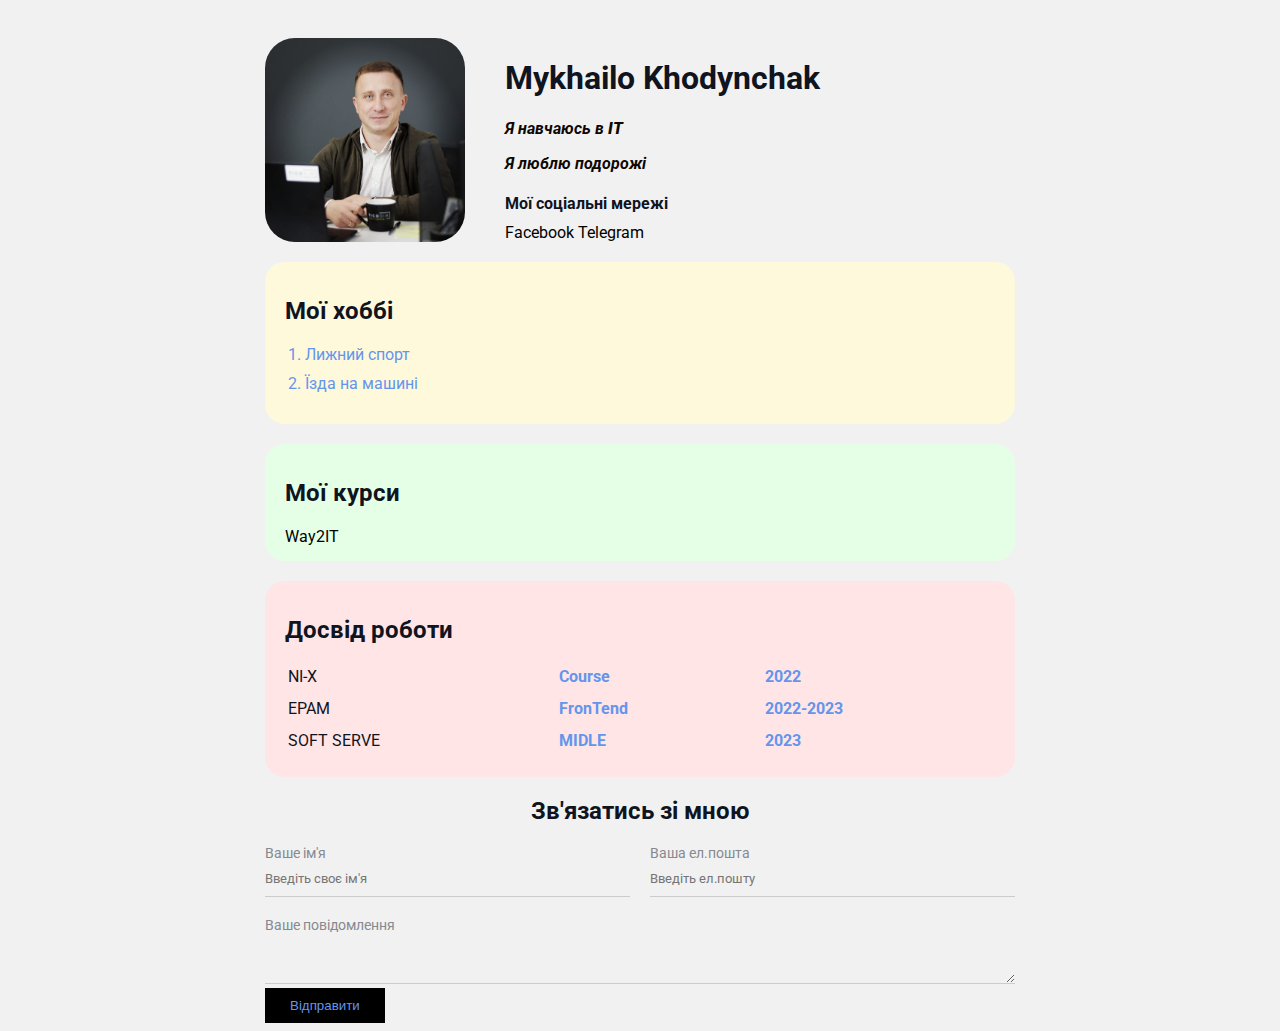
<file: index.html>
<!DOCTYPE html>
<html lang="en">
<head>
    <meta charset="UTF-8">
    <title>Maik CV</title>
   <link rel="stylesheet" href="styles.css">
</head>
<body>
    <div class="container">
    <div class="info">
        <img src="avatar.jpg" class="avatar">

        <div class="info-text">
        <h1>Mykhailo Khodynchak</h1>
        <p>Я навчаюсь в <strong>ІТ</strong></p>
        <p>Я люблю  подорожі</p>

        <h4>Мої соціальні мережі</h4>

        <a href="https://www.facebook.com/mykhailo.khodynchak" target="_blank">Facebook</a>
        <a href="https://t.me/Mykhailo_10" target="_blank">Telegram</a>
    </div>
    </div>
<div class="card bg-yellow">
    <h2>Мої хоббі</h2>
    <ol class="list">
        <li>Лижний спорт</li>
        <li>Їзда на машині</li>
    </ol>
</div>
<div class="card bg-green">  
<h2>Мої курси</h2>
    <a href="https://github.com/orgs/Way2IT/teams/general" target="black">Way2IT</a>
</div>  
<div class="card bg-red">
    <h2>Досвід роботи</h2>
 <table class="table">
        <tr>
            <td>NI-X</td>
            <td>Course</td>
            <td>2022</td>
         </tr>
        <tr>
            <td>EPAM</td>
            <td>FronTend</td>
            <td>2022-2023</td>
        </tr>
        <tr>
            <td>SOFT SERVE</td>
            <td>MIDLE</td>
            <td>2023</td>
        </tr>
 </table>
</div>
<div class="contact">
<h2>Зв'язатись зі мною</h2>
<form action="/Practic/avatar.jpg">
    <div class="row">
        <div class="form-group">
    <label for="name">Ваше ім'я</label>
    <input type="text" id="name"
    placeholder="Введіть своє ім'я">
</div>

    <div class="form-group">
    <label for="email">Ваша ел.пошта</label>
    <input type="text" id="email"
    placeholder="Введіть ел.пошту ">
    </div>
    </div>
    
    <div class="form-group">
    <label for="text">Ваше повідомлення</label>

    <textarea id="text" rows="2" cols="15"></textarea>
    </div>

    <input class="btn" type="submit" value="Відправити">
</form>

</div>

<div class="position">

    <div class="box"></div>
</div>

</div>
</body>
</html>
</file>
<file: styles.css>
@import url('https://fonts.googleapis.com/css2?family=Roboto:ital,wght@1,300&display=swap');
body {
    background-color: #f1f1f1;
    color: #0f141e;
    /* font-size: 16px;
    font-weight: normal;
    font-family: 'Roboto', sans-serif; */
    font: normal 16px 'Roboto', sans-serif;
}
a {
    color: black;
    text-decoration: none;
}
a:hover {
    text-decoration:underline;
}

.avatar {
width: 200px;
border-radius: 30px;
}

.info {
margin-bottom: 20px;
display:flex;
}
@media (max-width: 700px) {
.info {
    display: block;
    text-align: center;
}

}
.info-text {
    margin-left: 40px;
}

.info-text h4 {
    margin-bottom: 10px;
}

.info p {
color:rgb(14, 7, 2);
font-style: italic;
font-weight: bold;
margin-bottom: 5px;
}
/* .social {
    background: space gray;
    padding: 15px 40px 25px 30px;
    border-bottom: 5px solid red;
    margin: 5px;
} */
.container {
    max-width: 750px;
    margin: auto;
    padding-top: 30px;
}

.bg-yellow {
    background: #fff9dc; 
}
.bg-green {
     background: #e5ffe7;
}
.bg-red {
     background: #ffe5e5;
}
.card h2 {
    margin-bottom: 20px;
}
.card {
    padding: 15px 20px;
    margin-bottom: 20px;
    border-radius: 20px;
}
.list {
    padding: 0 20px;
    /* list-style: none; */
}
.list li {
    color:cornflowerblue;
    margin-bottom: 10px;
}
.table {
    width: 100%;
}
.table td {
    padding-bottom: 10px;
}
.table td:nth-child(2),
.table td:nth-child(3) {
color: cornflowerblue;
font-weight: bolder;
}
.contact h2 {
    text-align: center;
}
.form-group label {
    display: block;
    font-size: 14px;
    color: #86898f;
}
.form-group input,
.form-group textarea {
    width: 100%;
    box-sizing:border-box;
    border: none;
    background: transparent;
    border-bottom: 1px solid #ccc;
    color: #000;
    padding: 10px 0px 10px;
    outline: none;
    font-family: inherit;
}
.row {
    display:flex;
    margin-bottom: 20px;
}
.row > .form-group {
    width: 50%;
    margin-right: 20px;
}
.row > .form-group:last-child {
    margin-right: 0;
}
.btn {
    color: cornflowerblue;
    background: black;
    padding: 10px 25px;
    border: none;
    cursor: pointer;
}
.btn:hover {
    opacity: 0,9;
}

/* .position {
    border: 4px solid black;
    margin-top: 40px;
    padding: 20px;

}

.box {
    width: 50px;
    height: 50px;
    background: lightcoral;
} */
</file>
